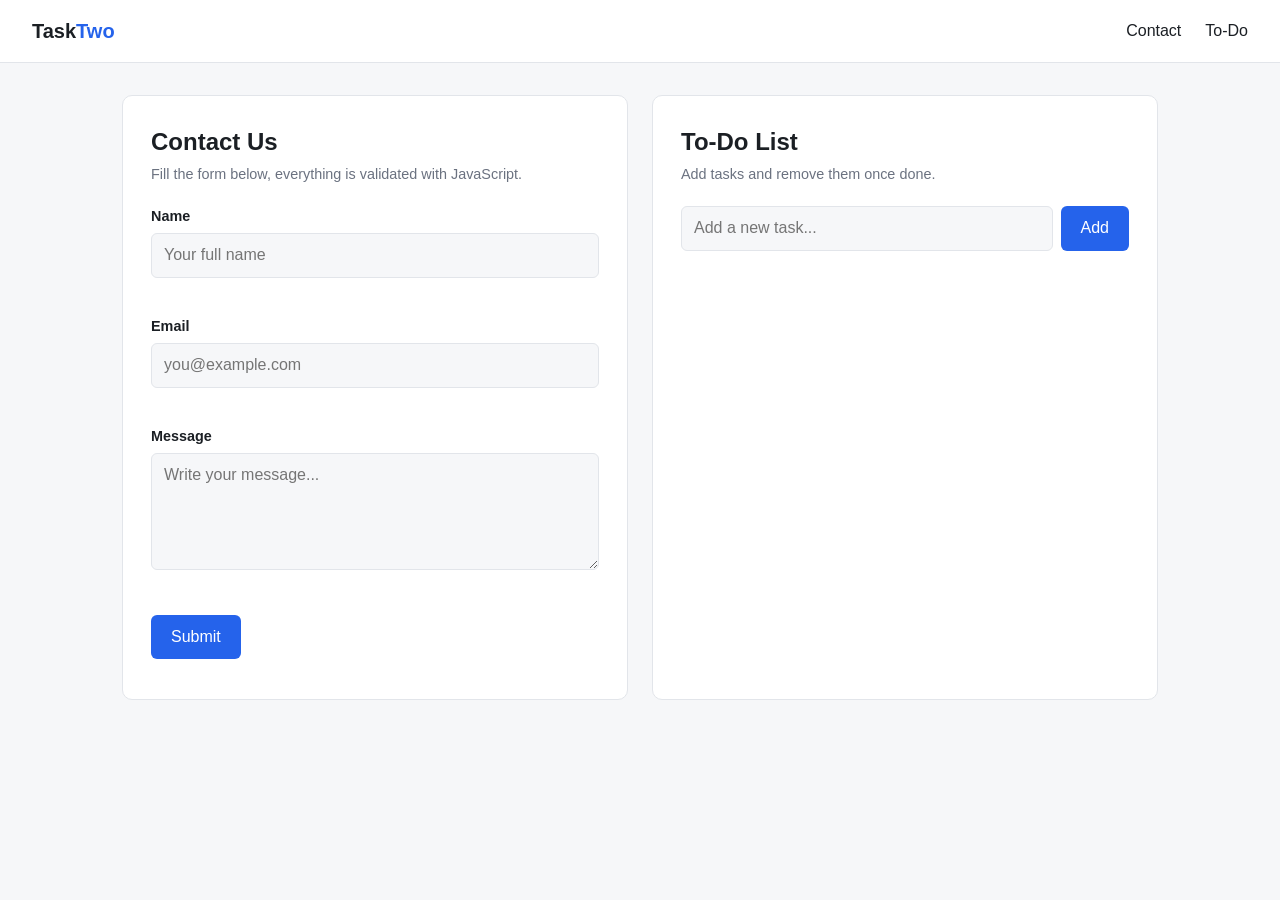
<file: task2/index.html>
<!DOCTYPE html>
<html lang="en">
<head>
<meta charset="UTF-8">
<meta name="viewport" content="width=device-width, initial-scale=1.0">
<title>Task 2 | Intermediate HTML, CSS & JavaScript</title>
<link rel="stylesheet" href="style.css">
</head>
<body>

  <!-- Flexbox navigation -->
  <header class="navbar">
    <div class="logo">Task<span>Two</span></div>
    <nav>
      <ul>
        <li><a href="#contact">Contact</a></li>
        <li><a href="#todo">To-Do</a></li>
      </ul>
    </nav>
  </header>

  <!-- CSS Grid layout -->
  <main class="layout">

    <section id="contact" class="card">
      <h2>Contact Us</h2>
      <p class="subtitle">Fill the form below, everything is validated with JavaScript.</p>

      <form id="contactForm" novalidate>
        <div class="field">
          <label for="name">Name</label>
          <input type="text" id="name" name="name" placeholder="Your full name">
          <span class="error" id="nameError"></span>
        </div>

        <div class="field">
          <label for="email">Email</label>
          <input type="email" id="email" name="email" placeholder="you@example.com">
          <span class="error" id="emailError"></span>
        </div>

        <div class="field">
          <label for="message">Message</label>
          <textarea id="message" name="message" rows="4" placeholder="Write your message..."></textarea>
          <span class="error" id="messageError"></span>
        </div>

        <button type="submit">Submit</button>
        <p class="success" id="formSuccess"></p>
      </form>
    </section>

    <section id="todo" class="card">
      <h2>To-Do List</h2>
      <p class="subtitle">Add tasks and remove them once done.</p>

      <div class="todo-input">
        <input type="text" id="todoText" placeholder="Add a new task...">
        <button id="addTodoBtn">Add</button>
      </div>

      <ul id="todoList" class="todo-list"></ul>
    </section>

  </main>

<script src="script.js"></script>
</body>
</html>
</file>
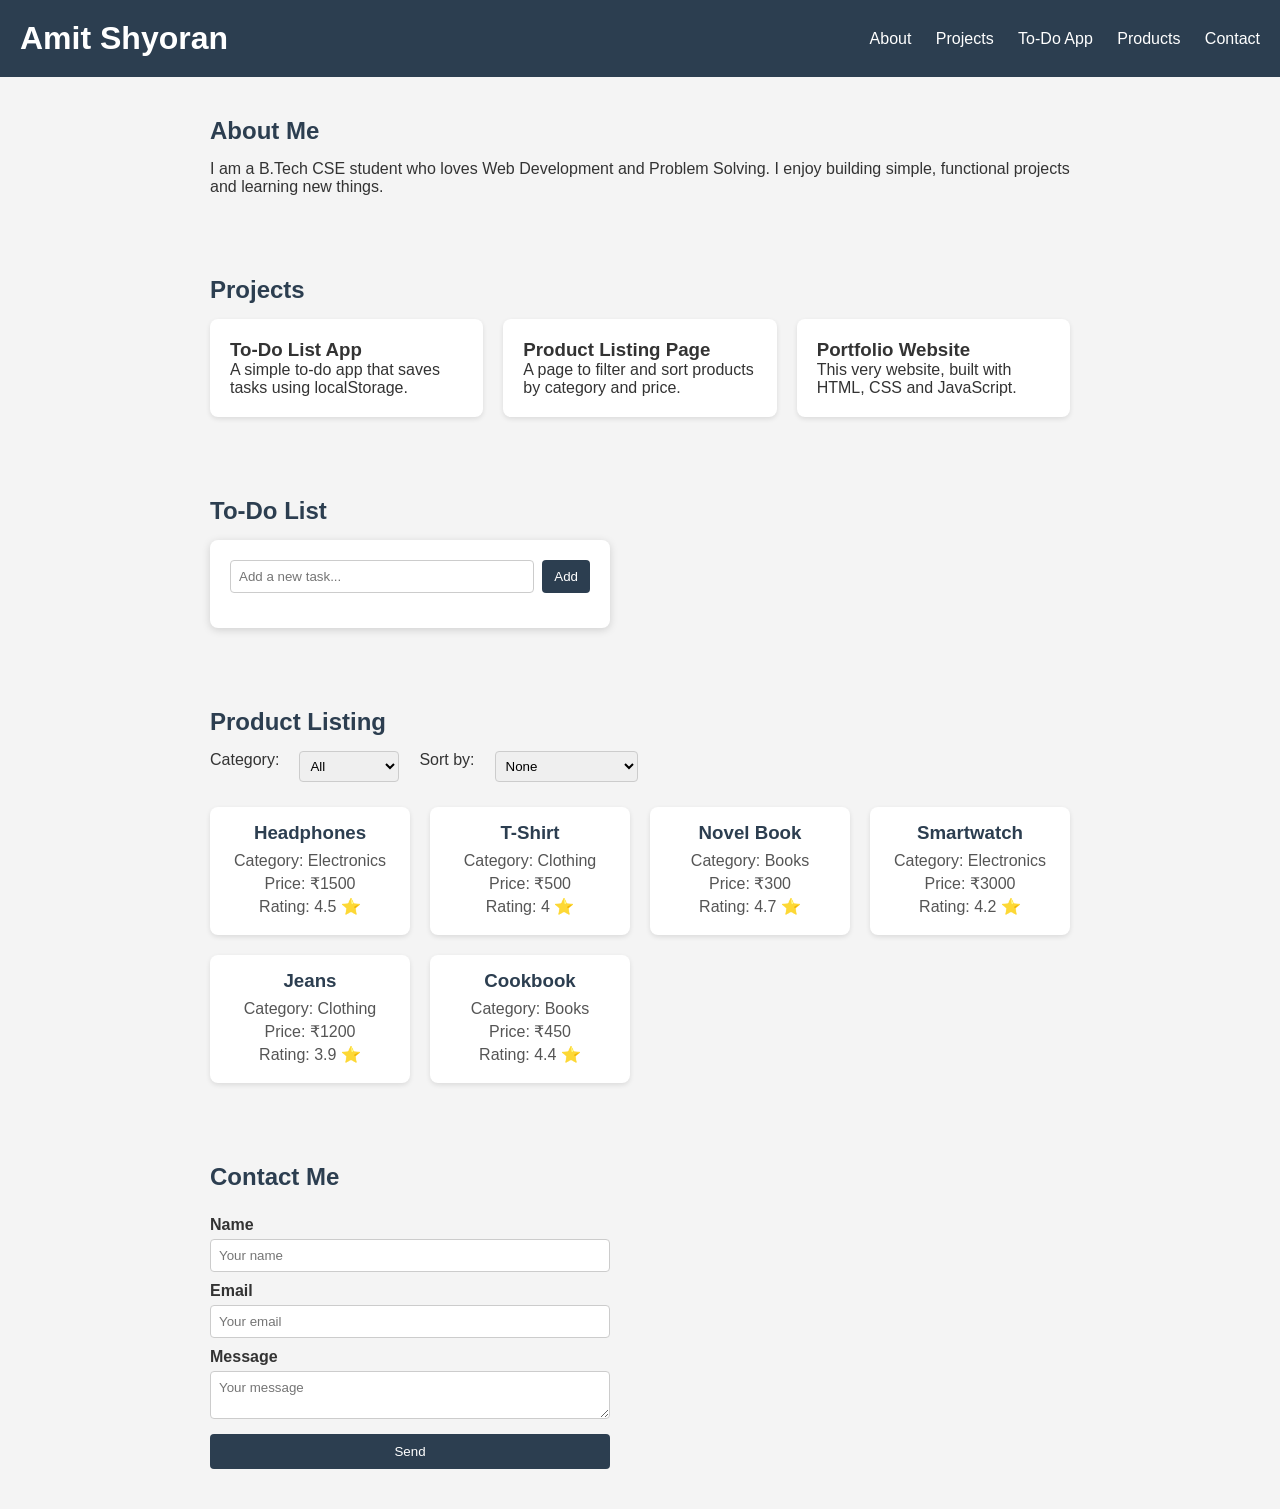
<file: task4/index.html>
<!DOCTYPE html>
<html lang="en">
<head>
<meta charset="UTF-8">
<meta name="viewport" content="width=device-width, initial-scale=1.0">
<title>Task 4 - Full Project Implementation</title>
<link rel="stylesheet" href="style.css">
</head>
<body>

  <header>
    <h1>Amit Shyoran</h1>
    <nav>
      <a href="#about">About</a>
      <a href="#projects">Projects</a>
      <a href="#todo">To-Do App</a>
      <a href="#products">Products</a>
      <a href="#contact">Contact</a>
    </nav>
  </header>

  <!-- ABOUT -->
  <section id="about">
    <h2>About Me</h2>
    <p>I am a B.Tech CSE student who loves Web Development and Problem Solving.
       I enjoy building simple, functional projects and learning new things.</p>
  </section>

  <!-- PROJECTS -->
  <section id="projects">
    <h2>Projects</h2>
    <div class="project-cards">
      <div class="card">
        <h3>To-Do List App</h3>
        <p>A simple to-do app that saves tasks using localStorage.</p>
      </div>
      <div class="card">
        <h3>Product Listing Page</h3>
        <p>A page to filter and sort products by category and price.</p>
      </div>
      <div class="card">
        <h3>Portfolio Website</h3>
        <p>This very website, built with HTML, CSS and JavaScript.</p>
      </div>
    </div>
  </section>

  <!-- TO-DO APP -->
  <section id="todo">
    <h2>To-Do List</h2>
    <div class="todo-container">
      <div class="input-area">
        <input type="text" id="taskInput" placeholder="Add a new task...">
        <button id="addBtn">Add</button>
      </div>
      <ul id="taskList"></ul>
    </div>
  </section>

  <!-- PRODUCT LISTING -->
  <section id="products">
    <h2>Product Listing</h2>
    <div class="controls">
      <label for="categoryFilter">Category:</label>
      <select id="categoryFilter">
        <option value="all">All</option>
        <option value="Electronics">Electronics</option>
        <option value="Clothing">Clothing</option>
        <option value="Books">Books</option>
      </select>

      <label for="sortBy">Sort by:</label>
      <select id="sortBy">
        <option value="none">None</option>
        <option value="priceLow">Price: Low to High</option>
        <option value="priceHigh">Price: High to Low</option>
        <option value="rating">Rating</option>
      </select>
    </div>
    <div class="product-grid" id="productGrid"></div>
  </section>

  <!-- CONTACT -->
  <section id="contact">
    <h2>Contact Me</h2>
    <form id="contactForm">
      <label for="name">Name</label>
      <input type="text" id="name" placeholder="Your name">

      <label for="email">Email</label>
      <input type="email" id="email" placeholder="Your email">

      <label for="message">Message</label>
      <textarea id="message" placeholder="Your message"></textarea>

      <button type="submit">Send</button>
    </form>
  </section>

  <script src="script.js"></script>
</body>
</html>
</file>
<file: task2/style.css>
:root {
  --bg: #f6f7f9;
  --surface: #ffffff;
  --text: #1b1f24;
  --muted: #6b7280;
  --primary: #2563eb;
  --primary-dark: #1d4ed8;
  --border: #e2e5ea;
  --danger: #dc2626;
  --success: #16a34a;
}

* {
  box-sizing: border-box;
  margin: 0;
  padding: 0;
}

body {
  font-family: "Segoe UI", Roboto, Helvetica, Arial, sans-serif;
  background: var(--bg);
  color: var(--text);
  line-height: 1.5;
}

/* ---------- Flexbox Navbar ---------- */
.navbar {
  display: flex;
  justify-content: space-between;
  align-items: center;
  padding: 1rem 2rem;
  background: var(--surface);
  border-bottom: 1px solid var(--border);
  position: sticky;
  top: 0;
  z-index: 10;
}

.logo {
  font-weight: 700;
  font-size: 1.25rem;
}

.logo span {
  color: var(--primary);
}

.navbar nav ul {
  display: flex;
  gap: 1.5rem;
  list-style: none;
}

.navbar nav a {
  text-decoration: none;
  color: var(--text);
  font-weight: 500;
}

.navbar nav a:hover {
  color: var(--primary);
}

/* ---------- CSS Grid Layout ---------- */
.layout {
  display: grid;
  grid-template-columns: repeat(2, 1fr);
  gap: 1.5rem;
  padding: 2rem;
  max-width: 1100px;
  margin: 0 auto;
}

.card {
  background: var(--surface);
  border: 1px solid var(--border);
  border-radius: 10px;
  padding: 1.75rem;
}

.card h2 {
  margin-bottom: 0.25rem;
}

.subtitle {
  color: var(--muted);
  font-size: 0.9rem;
  margin-bottom: 1.25rem;
}

/* ---------- Form ---------- */
.field {
  margin-bottom: 1rem;
}

.field label {
  display: block;
  font-size: 0.9rem;
  font-weight: 600;
  margin-bottom: 0.35rem;
}

.field input,
.field textarea {
  width: 100%;
  padding: 0.6rem 0.75rem;
  border: 1px solid var(--border);
  border-radius: 6px;
  font: inherit;
  background: var(--bg);
}

.field input:focus,
.field textarea:focus {
  outline: 2px solid var(--primary);
  outline-offset: 1px;
}

.field.invalid input,
.field.invalid textarea {
  border-color: var(--danger);
}

.error {
  display: block;
  min-height: 1.1rem;
  color: var(--danger);
  font-size: 0.8rem;
  margin-top: 0.25rem;
}

.success {
  margin-top: 0.75rem;
  color: var(--success);
  font-weight: 600;
  font-size: 0.9rem;
}

button {
  background: var(--primary);
  color: #fff;
  border: none;
  padding: 0.65rem 1.25rem;
  border-radius: 6px;
  font-weight: 600;
  cursor: pointer;
  font: inherit;
}

button:hover {
  background: var(--primary-dark);
}

/* ---------- To-Do List ---------- */
.todo-input {
  display: flex;
  gap: 0.5rem;
  margin-bottom: 1rem;
}

.todo-input input {
  flex: 1;
  padding: 0.6rem 0.75rem;
  border: 1px solid var(--border);
  border-radius: 6px;
  font: inherit;
  background: var(--bg);
}

.todo-list {
  list-style: none;
  display: flex;
  flex-direction: column;
  gap: 0.5rem;
}

.todo-list li {
  display: flex;
  justify-content: space-between;
  align-items: center;
  background: var(--bg);
  border: 1px solid var(--border);
  border-radius: 6px;
  padding: 0.6rem 0.85rem;
}

.todo-list li span {
  word-break: break-word;
}

.todo-list li.done span {
  text-decoration: line-through;
  color: var(--muted);
}

.todo-list .remove-btn {
  background: var(--danger);
  padding: 0.3rem 0.65rem;
  font-size: 0.8rem;
  border-radius: 5px;
}

.todo-list .remove-btn:hover {
  background: #b91c1c;
}

.empty-msg {
  color: var(--muted);
  font-size: 0.9rem;
  text-align: center;
  padding: 0.5rem 0;
}

footer {
  text-align: center;
  padding: 1.5rem;
  color: var(--muted);
  font-size: 0.85rem;
}

/* ---------- Responsiveness ---------- */
@media (max-width: 720px) {
  .layout {
    grid-template-columns: 1fr;
  }

  .navbar {
    flex-direction: column;
    gap: 0.75rem;
  }
}
</file>
<file: task4/style.css>
* {
  margin: 0;
  padding: 0;
  box-sizing: border-box;
  font-family: Arial, sans-serif;
}

body {
  background: #f4f4f4;
  color: #333;
}

header {
  background: #2c3e50;
  color: white;
  padding: 20px;
  display: flex;
  justify-content: space-between;
  align-items: center;
  flex-wrap: wrap;
}

nav a {
  color: white;
  text-decoration: none;
  margin-left: 20px;
}

nav a:hover {
  text-decoration: underline;
}

section {
  padding: 40px 20px;
  max-width: 900px;
  margin: 0 auto;
}

h2 {
  margin-bottom: 15px;
  color: #2c3e50;
}

/* Project cards */
.project-cards {
  display: flex;
  gap: 20px;
  flex-wrap: wrap;
}

.card {
  background: white;
  padding: 20px;
  border-radius: 8px;
  box-shadow: 0 2px 5px rgba(0,0,0,0.1);
  flex: 1 1 250px;
}

/* To-Do App */
.todo-container {
  background: white;
  padding: 20px;
  border-radius: 8px;
  max-width: 400px;
  box-shadow: 0 2px 8px rgba(0,0,0,0.15);
}

.input-area {
  display: flex;
  gap: 8px;
  margin-bottom: 15px;
}

#taskInput {
  flex: 1;
  padding: 8px;
  border: 1px solid #ccc;
  border-radius: 4px;
}

#addBtn {
  padding: 8px 12px;
  background: #2c3e50;
  color: white;
  border: none;
  border-radius: 4px;
  cursor: pointer;
}

#addBtn:hover {
  background: #1a252f;
}

#taskList {
  list-style: none;
}

#taskList li {
  display: flex;
  justify-content: space-between;
  align-items: center;
  padding: 8px;
  border-bottom: 1px solid #eee;
}

#taskList li.done span {
  text-decoration: line-through;
  color: gray;
}

#taskList li span {
  cursor: pointer;
  flex: 1;
}

#taskList li button {
  background: #e74c3c;
  color: white;
  border: none;
  border-radius: 4px;
  padding: 4px 8px;
  cursor: pointer;
}

#taskList li button:hover {
  background: #c0392b;
}

/* Product Listing */
.controls {
  display: flex;
  gap: 20px;
  flex-wrap: wrap;
  margin-bottom: 25px;
}

.controls select {
  padding: 6px;
  border-radius: 4px;
  border: 1px solid #ccc;
}

.product-grid {
  display: grid;
  grid-template-columns: repeat(auto-fit, minmax(200px, 1fr));
  gap: 20px;
}

.product-card {
  background: white;
  padding: 15px;
  border-radius: 8px;
  box-shadow: 0 2px 5px rgba(0,0,0,0.1);
  text-align: center;
}

.product-card h3 {
  margin-bottom: 8px;
  color: #2c3e50;
}

.product-card p {
  margin: 4px 0;
  color: #555;
}

/* Contact form */
form {
  display: flex;
  flex-direction: column;
  max-width: 400px;
}

form label {
  margin-top: 10px;
  font-weight: bold;
}

form input,
form textarea {
  padding: 8px;
  margin-top: 5px;
  border: 1px solid #ccc;
  border-radius: 4px;
}

form button {
  margin-top: 15px;
  padding: 10px;
  background: #2c3e50;
  color: white;
  border: none;
  border-radius: 4px;
  cursor: pointer;
}

form button:hover {
  background: #1a252f;
}



/* Responsive */
@media (max-width: 600px) {
  header {
    flex-direction: column;
    text-align: center;
  }
  nav a {
    margin: 5px 10px;
  }
}
</file>
